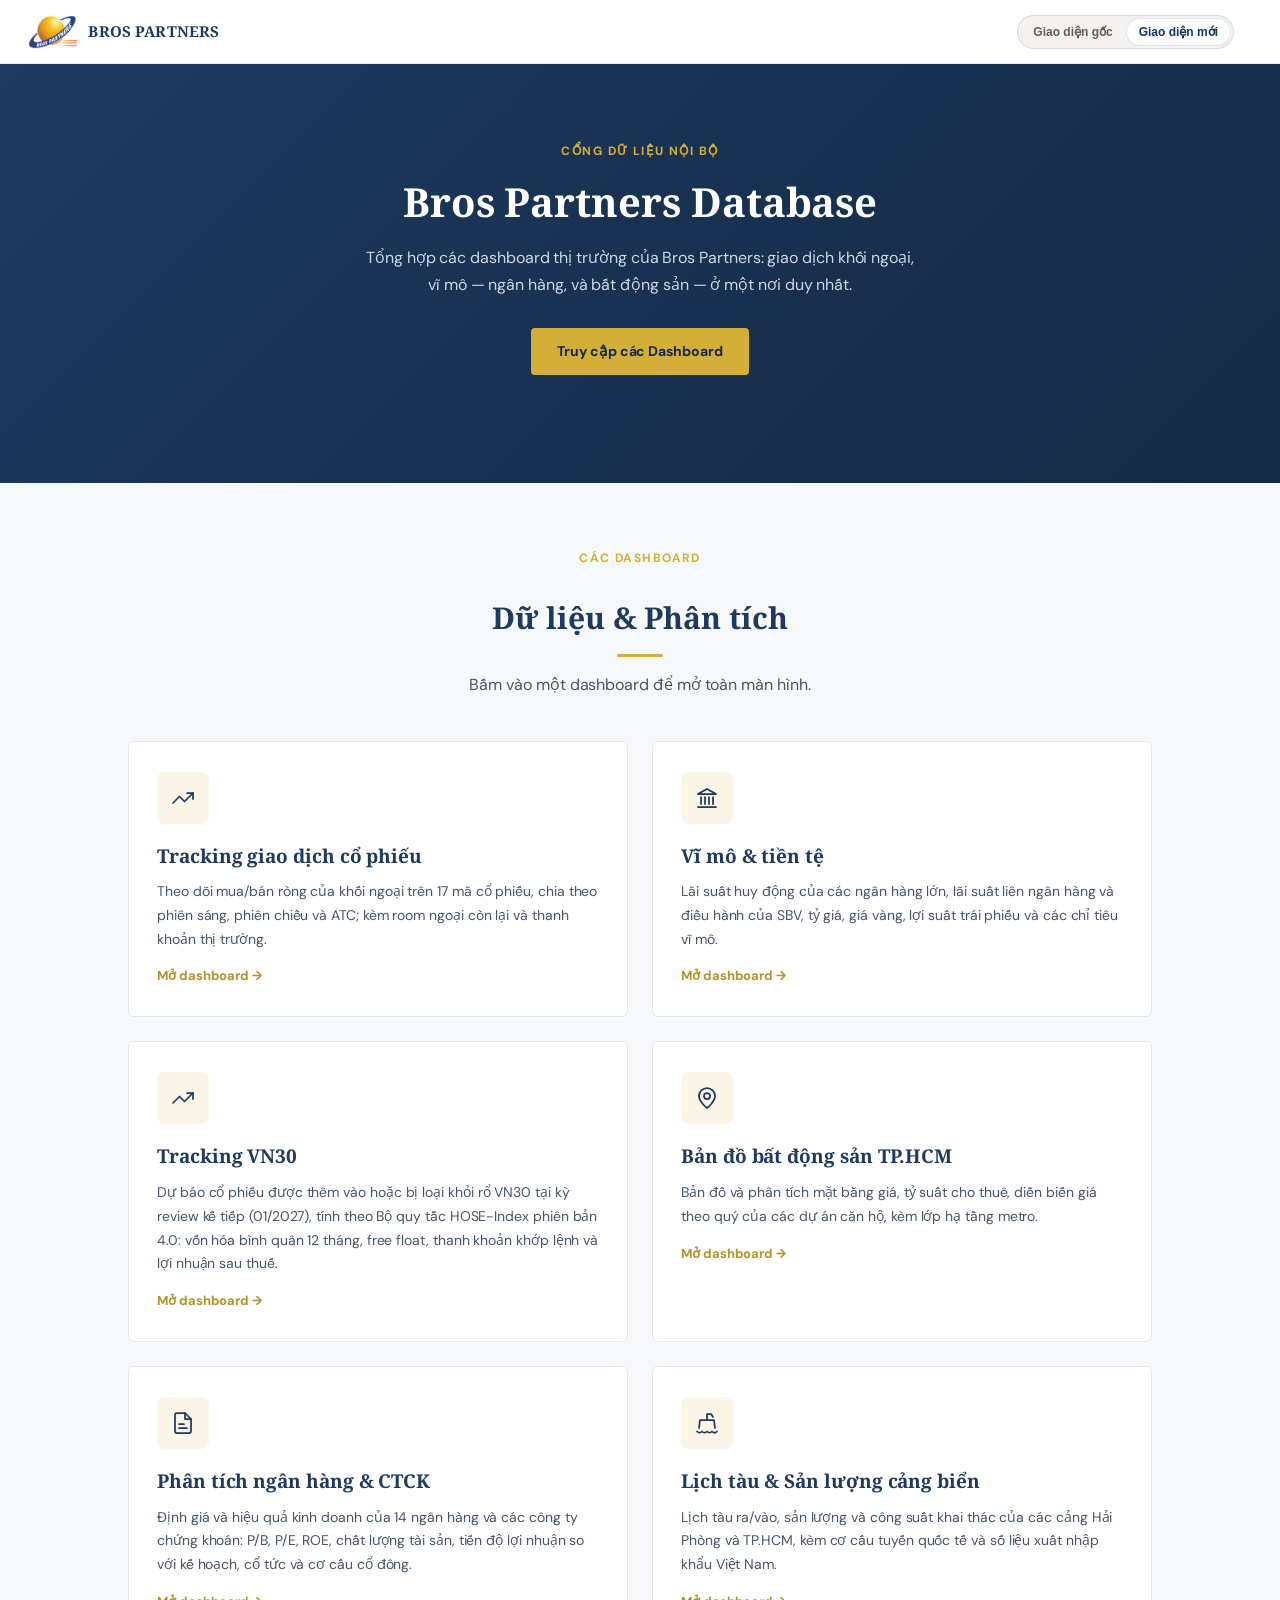
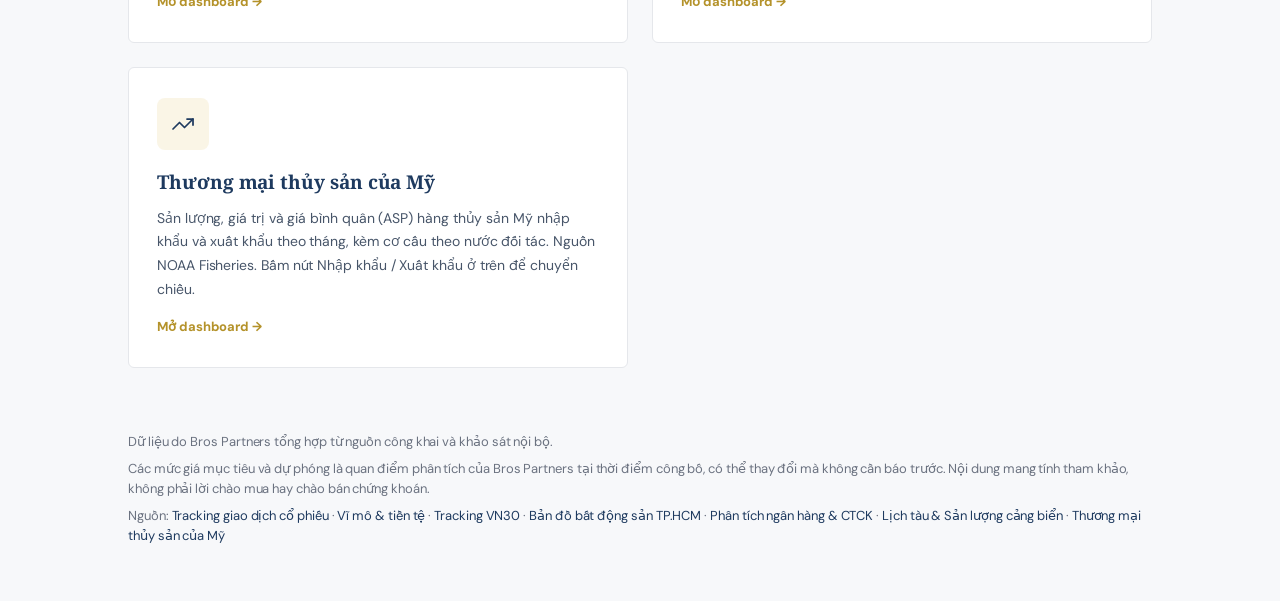
<file: index.html>
<!doctype html>
<html lang="vi">
<head>
<meta charset="utf-8">
<meta name="viewport" content="width=device-width, initial-scale=1">
<!-- Tam chan cong cu tim kiem cho toi khi noi dung cac the duoc duyet cong khai.
     Go dong nay o CA 5 trang khi da duoc duyet. robots.txt vo dung o day vi
     GitHub Pages phuc vu site trong thu muc con /bp-data-portal/. -->
<meta name="robots" content="noindex, nofollow">
<meta name="description" content="Cổng dữ liệu thị trường của Bros Partners: giao dịch khối ngoại, bất động sản TP.HCM, vĩ mô — ngân hàng, và phân tích ngành ngân hàng — chứng khoán.">
<title>Cổng dữ liệu — Bros Partners</title>
<link rel="icon" href="./assets/logo.png">
<link rel="preconnect" href="https://fonts.gstatic.com" crossorigin>
<link href="https://fonts.googleapis.com/css?family=Open+Sans:400,600,700&subset=latin,vietnamese&display=swap" rel="stylesheet">
<!-- Chỉ dùng cho giao diện trang chủ thứ 2 ("Giao diện mới" — bp-legal-*) -->
<link href="https://fonts.googleapis.com/css2?family=Noto+Serif:wght@600;700&family=DM+Sans:wght@400;500;700&display=swap" rel="stylesheet">
<link rel="stylesheet" href="./assets/portal.css">
</head>
<body data-page="home">
<div id="bpBootSplash" aria-hidden="true">
  <img src="./assets/logo.png" alt="">
  <div class="bpBootSpin"></div>
</div>
<div id="bpApp"></div>
<noscript>
  <p style="padding:24px">Trình duyệt đang tắt JavaScript nên cổng dữ liệu không hiển thị được.
    Vui lòng bật JavaScript rồi tải lại trang.</p>
</noscript>
<script src="./dashboards.js"></script>
<script src="./assets/portal.js"></script>
<script src="./assets/auth.js"></script>
</body>
</html>
</file>
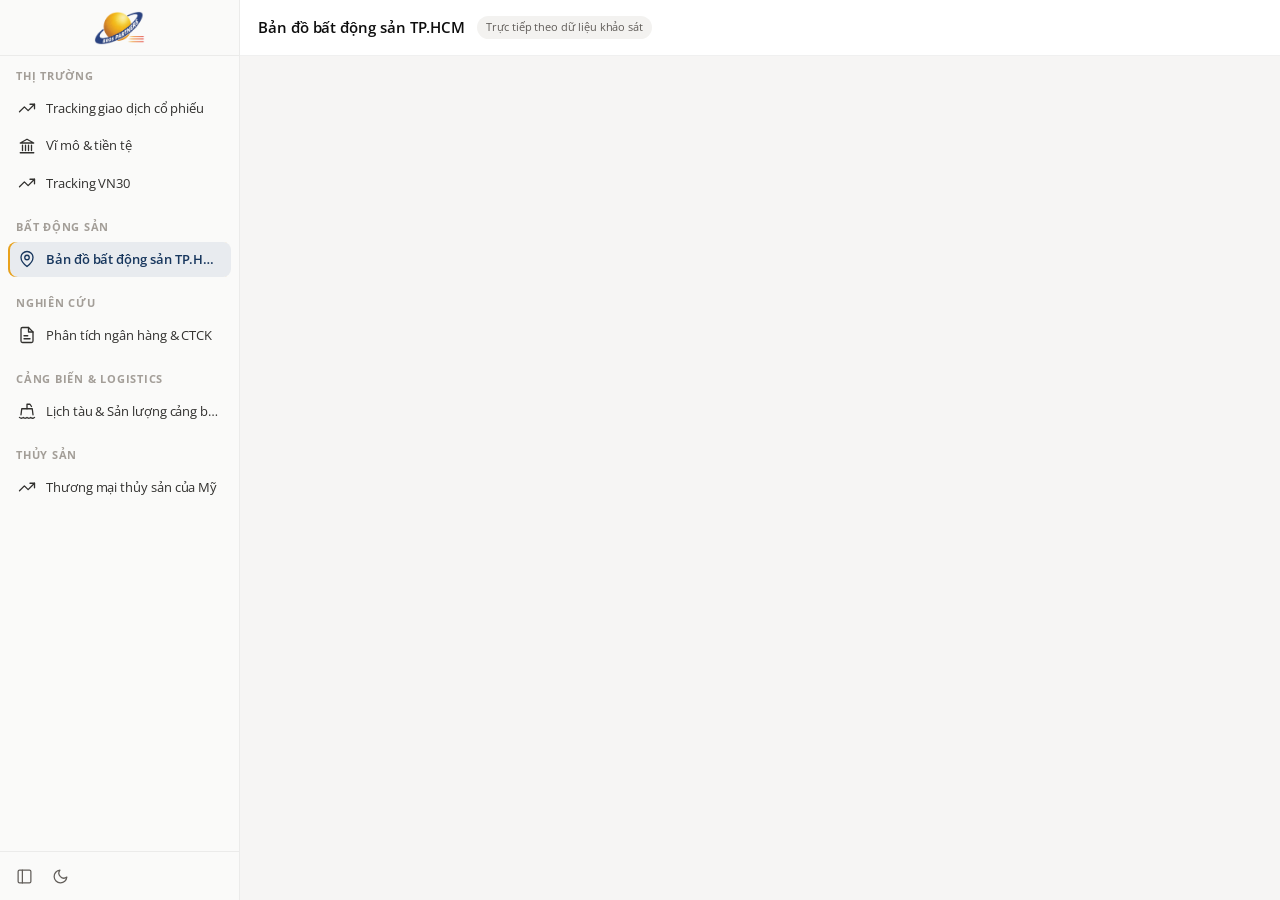
<file: bat-dong-san.html>
<!doctype html>
<html lang="vi">
<head>
<meta charset="utf-8">
<meta name="viewport" content="width=device-width, initial-scale=1">
<meta name="robots" content="noindex, nofollow">
<title>Bản đồ bất động sản TP.HCM — Bros Partners</title>
<link rel="icon" href="./assets/logo.png">
<link rel="preconnect" href="https://fonts.gstatic.com" crossorigin>
<link href="https://fonts.googleapis.com/css?family=Open+Sans:400,600,700&subset=latin,vietnamese&display=swap" rel="stylesheet">
<link rel="stylesheet" href="./assets/portal.css">
</head>
<body data-page="embed" data-dashboard="bat-dong-san">
<div id="bpBootSplash" aria-hidden="true">
  <img src="./assets/logo.png" alt="">
  <div class="bpBootSpin"></div>
</div>
<div id="bpApp"></div>
<noscript>
  <p style="padding:24px">Trình duyệt đang tắt JavaScript. Mở trực tiếp:
    <a href="https://bds-visualize.vercel.app/">bds-visualize.vercel.app</a></p>
</noscript>
<script src="./dashboards.js"></script>
<script src="./assets/portal.js"></script>
<script src="./assets/auth.js"></script>
</body>
</html>
</file>
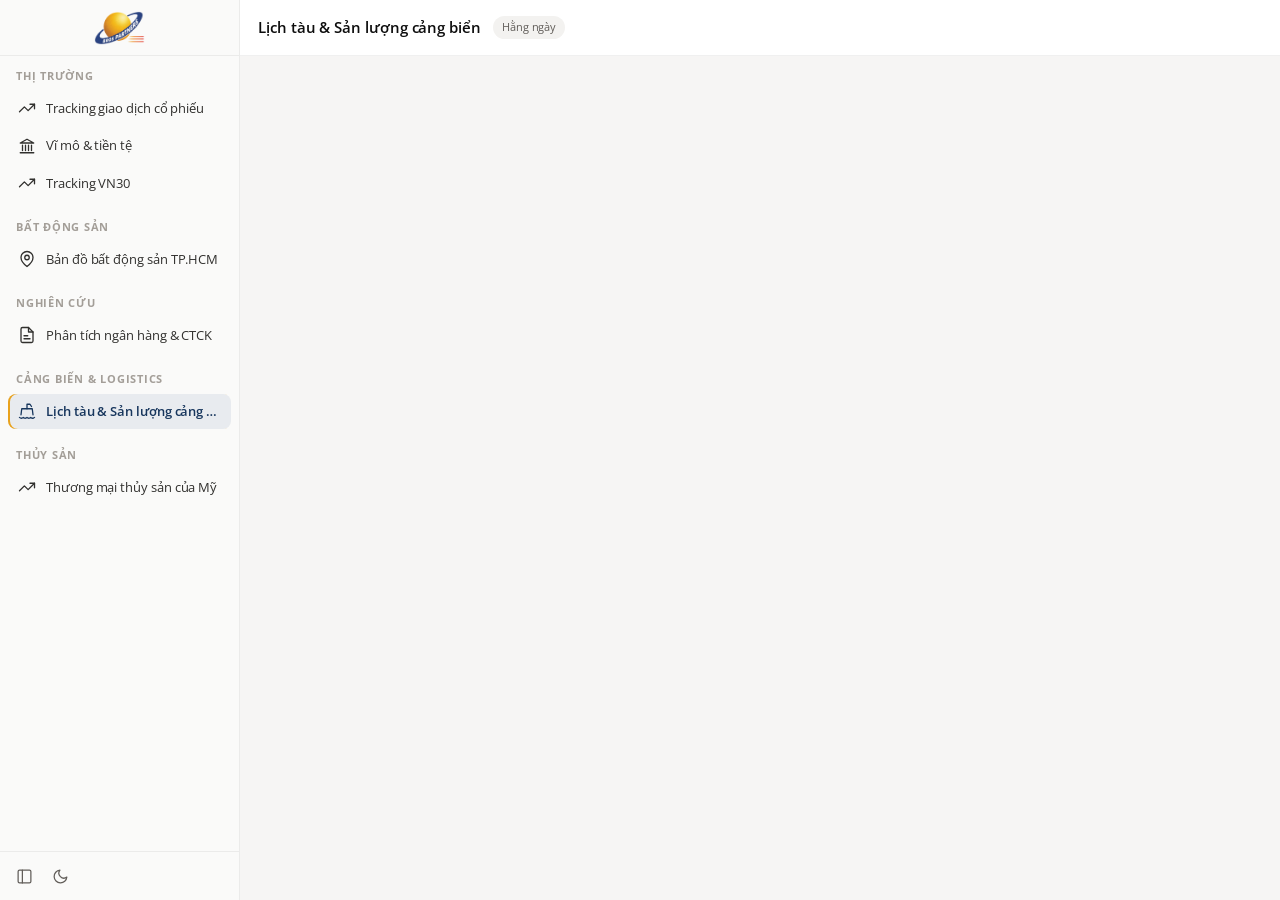
<file: cang-bien.html>
<!doctype html>
<html lang="vi">
<head>
<meta charset="utf-8">
<meta name="viewport" content="width=device-width, initial-scale=1">
<meta name="robots" content="noindex, nofollow">
<title>Cảng biển & Logistics — Bros Partners</title>
<link rel="icon" href="./assets/logo.png">
<link rel="preconnect" href="https://fonts.gstatic.com" crossorigin>
<link href="https://fonts.googleapis.com/css?family=Open+Sans:400,600,700&subset=latin,vietnamese&display=swap" rel="stylesheet">
<link rel="stylesheet" href="./assets/portal.css">
</head>
<body data-page="embed" data-dashboard="cang-bien">
<div id="bpBootSplash" aria-hidden="true">
  <img src="./assets/logo.png" alt="">
  <div class="bpBootSpin"></div>
</div>
<div id="bpApp"></div>
<noscript>
  <p style="padding:24px">Trình duyệt đang tắt JavaScript. Mở trực tiếp:
    <a href="https://brospartners.github.io/hp-ship-schedule/">brospartners.github.io/hp-ship-schedule</a></p>
</noscript>
<script src="./dashboards.js"></script>
<script src="./assets/portal.js"></script>
<script src="./assets/auth.js"></script>
</body>
</html>
</file>
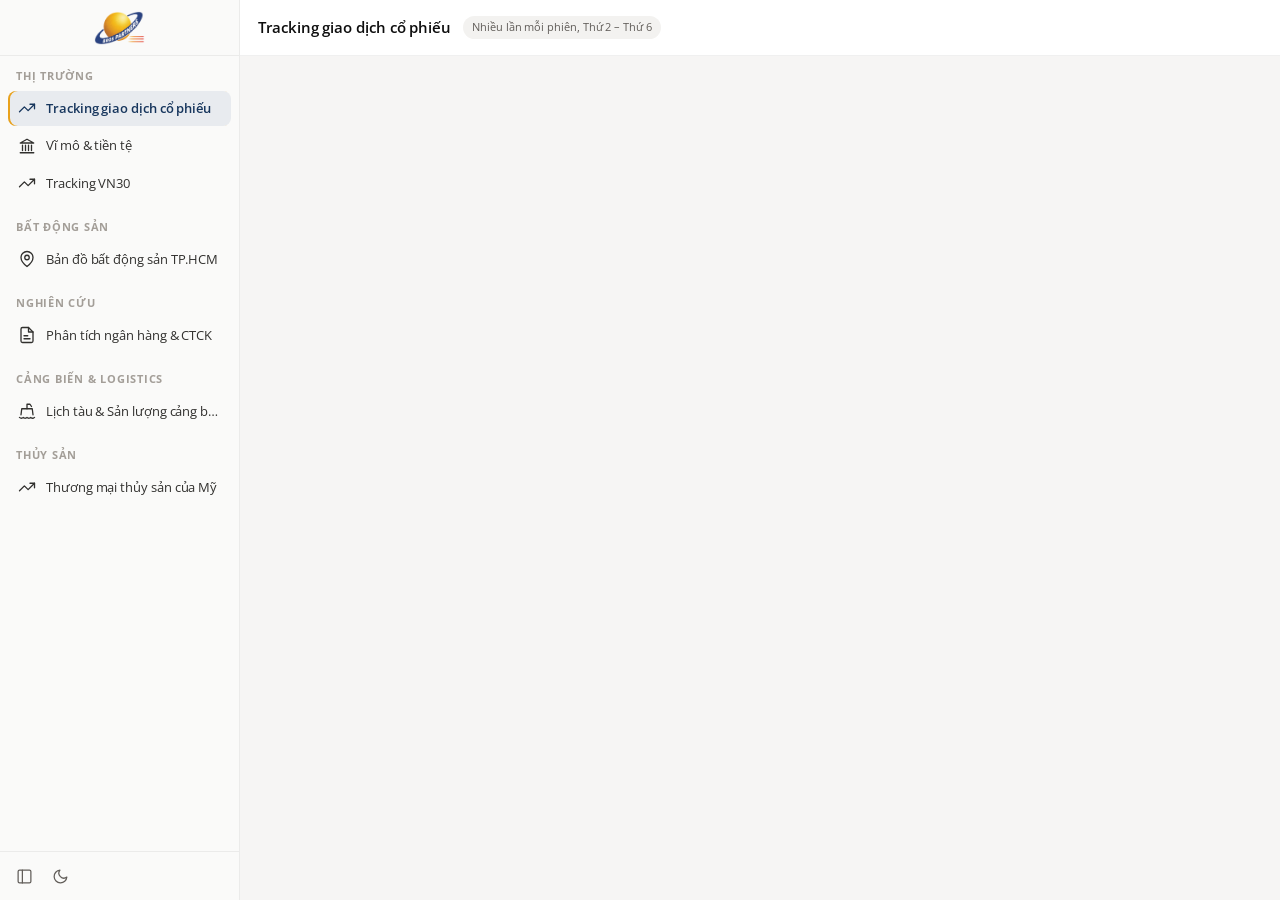
<file: chung-khoan.html>
<!doctype html>
<html lang="vi">
<head>
<meta charset="utf-8">
<meta name="viewport" content="width=device-width, initial-scale=1">
<meta name="robots" content="noindex, nofollow">
<title>Tracking giao dịch cổ phiếu — Bros Partners</title>
<link rel="icon" href="./assets/logo.png">
<link rel="preconnect" href="https://fonts.gstatic.com" crossorigin>
<link href="https://fonts.googleapis.com/css?family=Open+Sans:400,600,700&subset=latin,vietnamese&display=swap" rel="stylesheet">
<link rel="stylesheet" href="./assets/portal.css">
</head>
<body data-page="embed" data-dashboard="chung-khoan">
<div id="bpBootSplash" aria-hidden="true">
  <img src="./assets/logo.png" alt="">
  <div class="bpBootSpin"></div>
</div>
<div id="bpApp"></div>
<noscript>
  <p style="padding:24px">Trình duyệt đang tắt JavaScript. Mở trực tiếp:
    <a href="https://bp-tradingmonitor.streamlit.app">bp-tradingmonitor.streamlit.app</a></p>
</noscript>
<script src="./dashboards.js"></script>
<script src="./assets/portal.js"></script>
<script src="./assets/auth.js"></script>
</body>
</html>
</file>
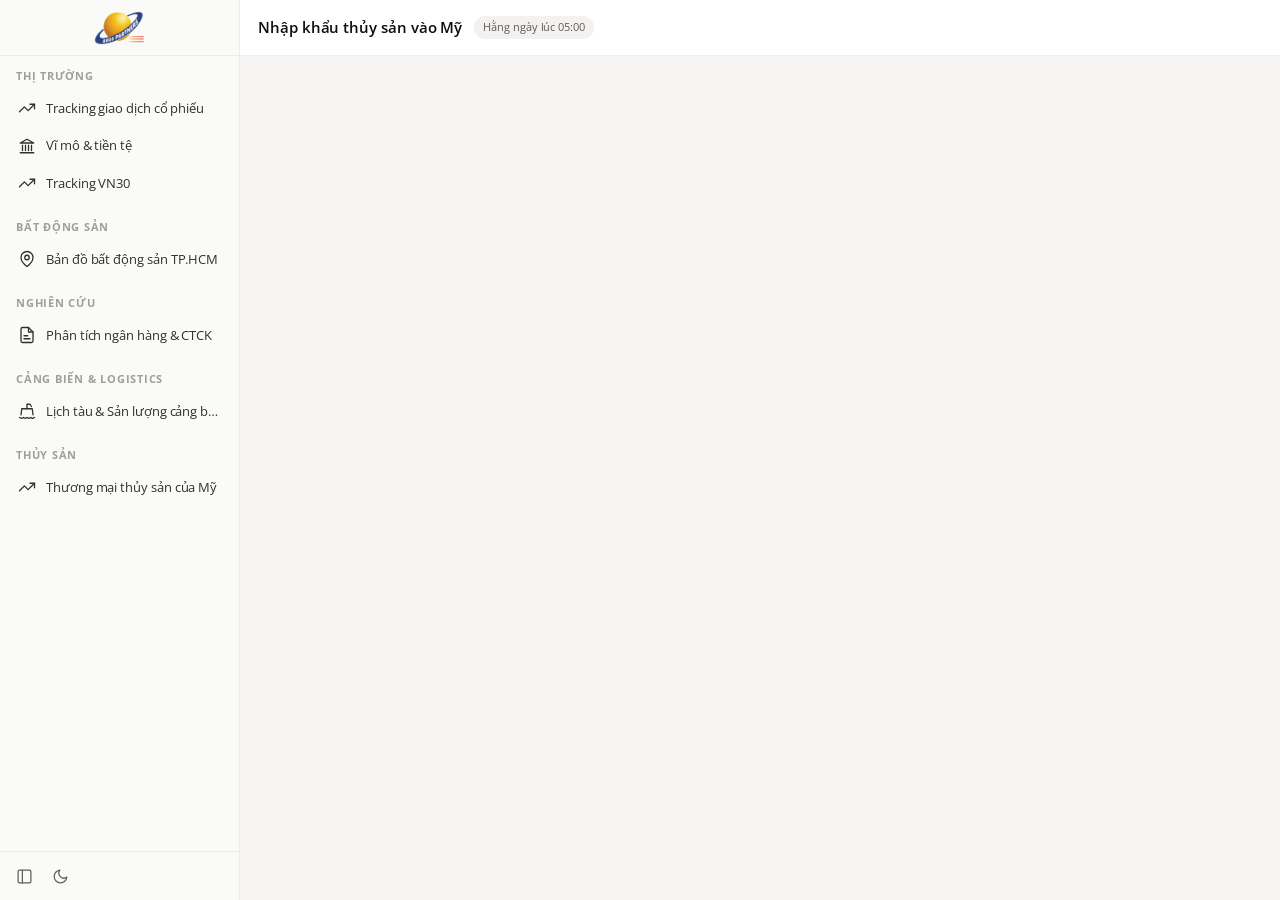
<file: nhap-khau-my.html>
<!doctype html>
<html lang="vi">
<head>
<meta charset="utf-8">
<meta name="viewport" content="width=device-width, initial-scale=1">
<meta name="robots" content="noindex, nofollow">
<title>Nhập khẩu thủy sản vào Mỹ — Bros Partners</title>
<link rel="icon" href="./assets/logo.png">
<link rel="preconnect" href="https://fonts.gstatic.com" crossorigin>
<link href="https://fonts.googleapis.com/css?family=Open+Sans:400,600,700&subset=latin,vietnamese&display=swap" rel="stylesheet">
<link rel="stylesheet" href="./assets/portal.css">
</head>
<body data-page="embed" data-dashboard="nhap-khau-my">
<div id="bpBootSplash" aria-hidden="true">
  <img src="./assets/logo.png" alt="">
  <div class="bpBootSpin"></div>
</div>
<div id="bpApp"></div>
<noscript>
  <p style="padding:24px">Trình duyệt đang tắt JavaScript. Mở trực tiếp:
    <a href="https://brospartners.github.io/us-seafood-imports/">brospartners.github.io/us-seafood-imports</a></p>
</noscript>
<script src="./dashboards.js"></script>
<script src="./assets/portal.js"></script>
<script src="./assets/auth.js"></script>
</body>
</html>
</file>
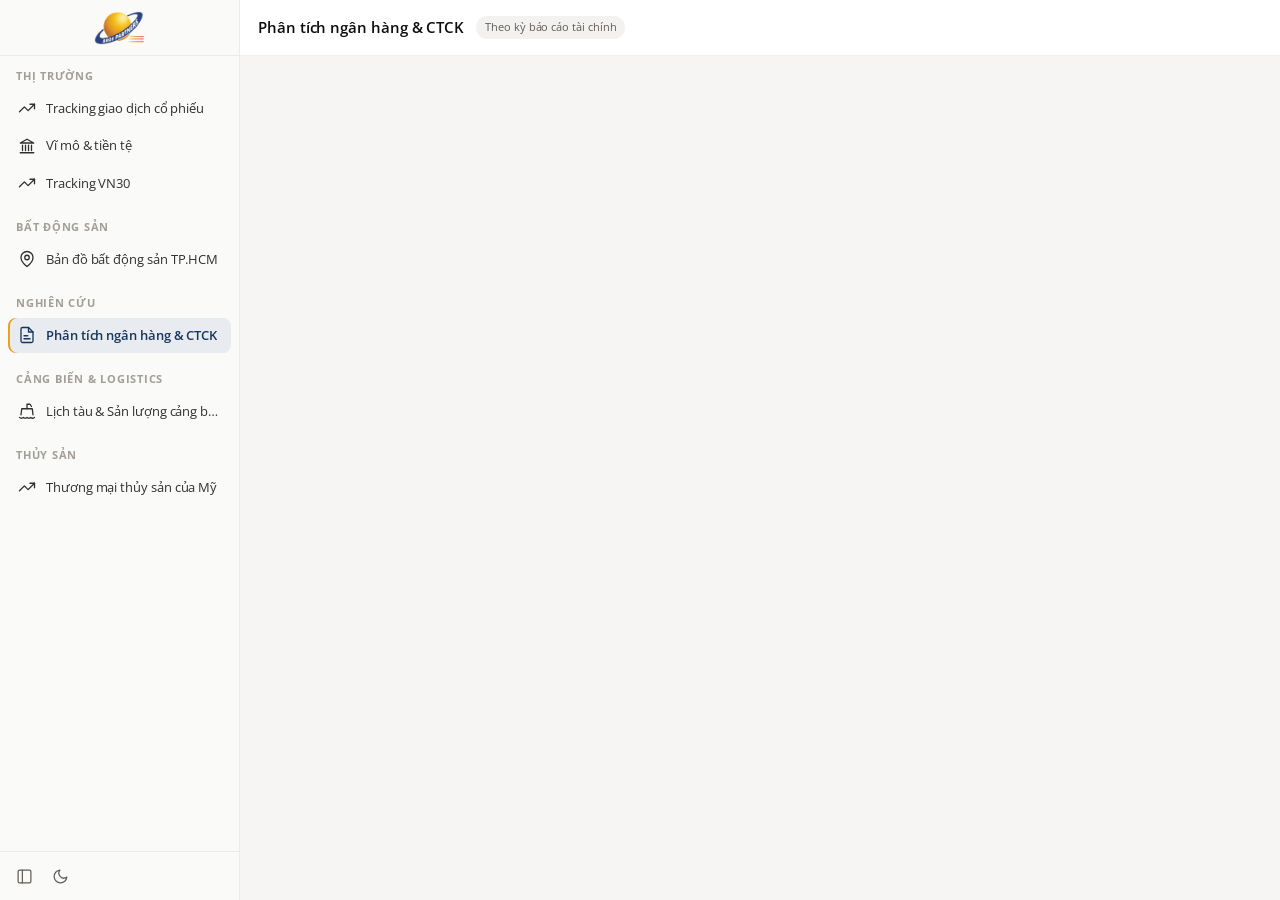
<file: phan-tich-nganh.html>
<!doctype html>
<html lang="vi">
<head>
<meta charset="utf-8">
<meta name="viewport" content="width=device-width, initial-scale=1">
<meta name="robots" content="noindex, nofollow">
<title>Phân tích ngân hàng &amp; CTCK — Bros Partners</title>
<link rel="icon" href="./assets/logo.png">
<link rel="preconnect" href="https://fonts.gstatic.com" crossorigin>
<link href="https://fonts.googleapis.com/css?family=Open+Sans:400,600,700&subset=latin,vietnamese&display=swap" rel="stylesheet">
<link rel="stylesheet" href="./assets/portal.css">
</head>
<body data-page="embed" data-dashboard="phan-tich-nganh">
<div id="bpBootSplash" aria-hidden="true">
  <img src="./assets/logo.png" alt="">
  <div class="bpBootSpin"></div>
</div>
<div id="bpApp"></div>
<noscript>
  <p style="padding:24px">Trình duyệt đang tắt JavaScript. Mở trực tiếp:
    <a href="https://bp-banking-dashboard-delta.vercel.app/">bp-banking-dashboard-delta.vercel.app</a></p>
</noscript>
<script src="./dashboards.js"></script>
<script src="./assets/portal.js"></script>
<script src="./assets/auth.js"></script>
</body>
</html>
</file>
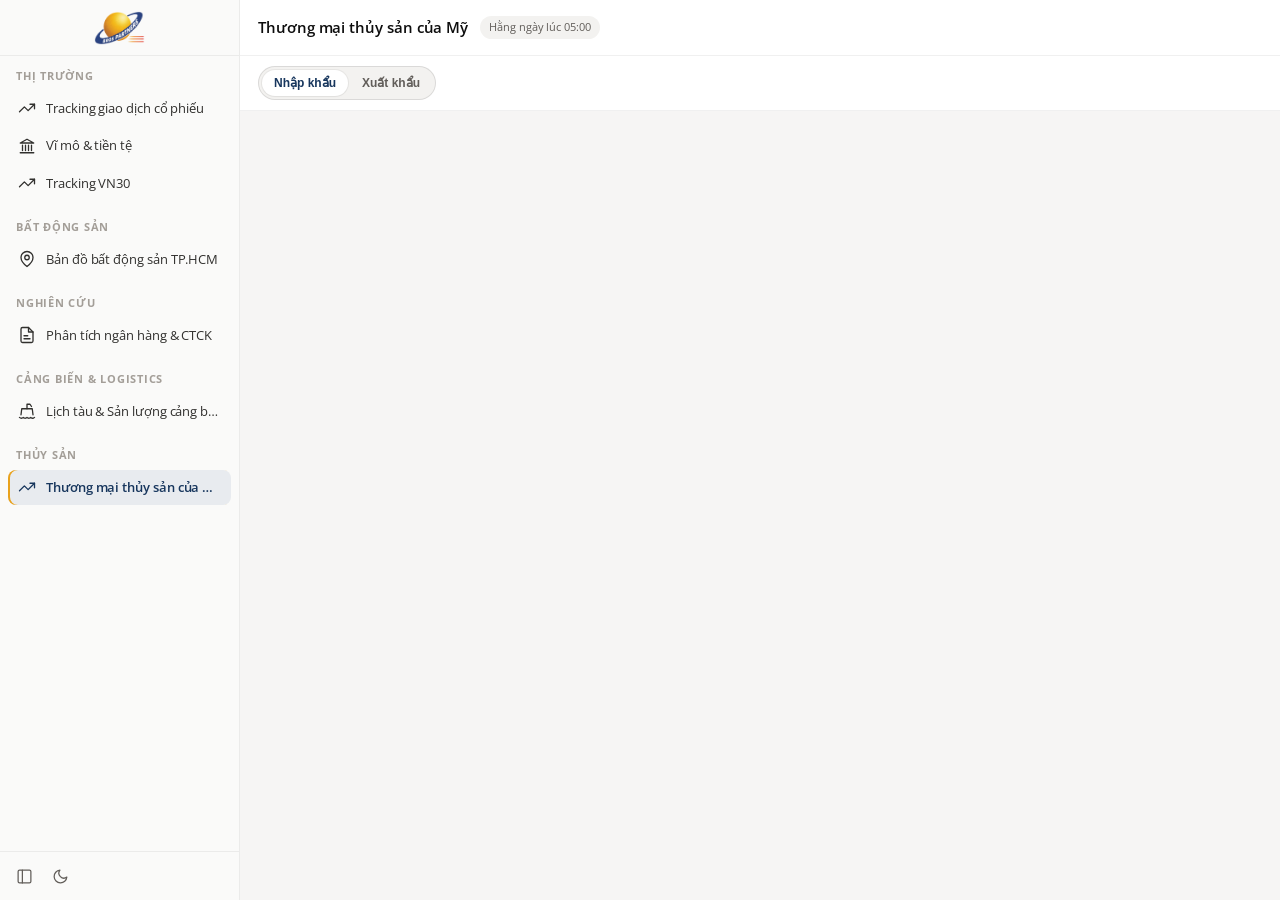
<file: thuy-san-my.html>
<!doctype html>
<html lang="vi">
<head>
<meta charset="utf-8">
<meta name="viewport" content="width=device-width, initial-scale=1">
<meta name="robots" content="noindex, nofollow">
<title>Thương mại thủy sản của Mỹ — Bros Partners</title>
<link rel="icon" href="./assets/logo.png">
<link rel="preconnect" href="https://fonts.gstatic.com" crossorigin>
<link href="https://fonts.googleapis.com/css?family=Open+Sans:400,600,700&subset=latin,vietnamese&display=swap" rel="stylesheet">
<link rel="stylesheet" href="./assets/portal.css">
</head>
<body data-page="embed" data-dashboard="thuy-san-my">
<div id="bpBootSplash" aria-hidden="true">
  <img src="./assets/logo.png" alt="">
  <div class="bpBootSpin"></div>
</div>
<div id="bpApp"></div>
<noscript>
  <p style="padding:24px">Trình duyệt đang tắt JavaScript. Mở trực tiếp:
    <a href="https://brospartners.github.io/us-seafood-imports/">brospartners.github.io/us-seafood-imports</a> (nhập khẩu) hoặc
    <a href="https://brospartners.github.io/us-seafood-exports/">brospartners.github.io/us-seafood-exports</a> (xuất khẩu)</p>
</noscript>
<script src="./dashboards.js"></script>
<script src="./assets/portal.js"></script>
<script src="./assets/auth.js"></script>
</body>
</html>
</file>
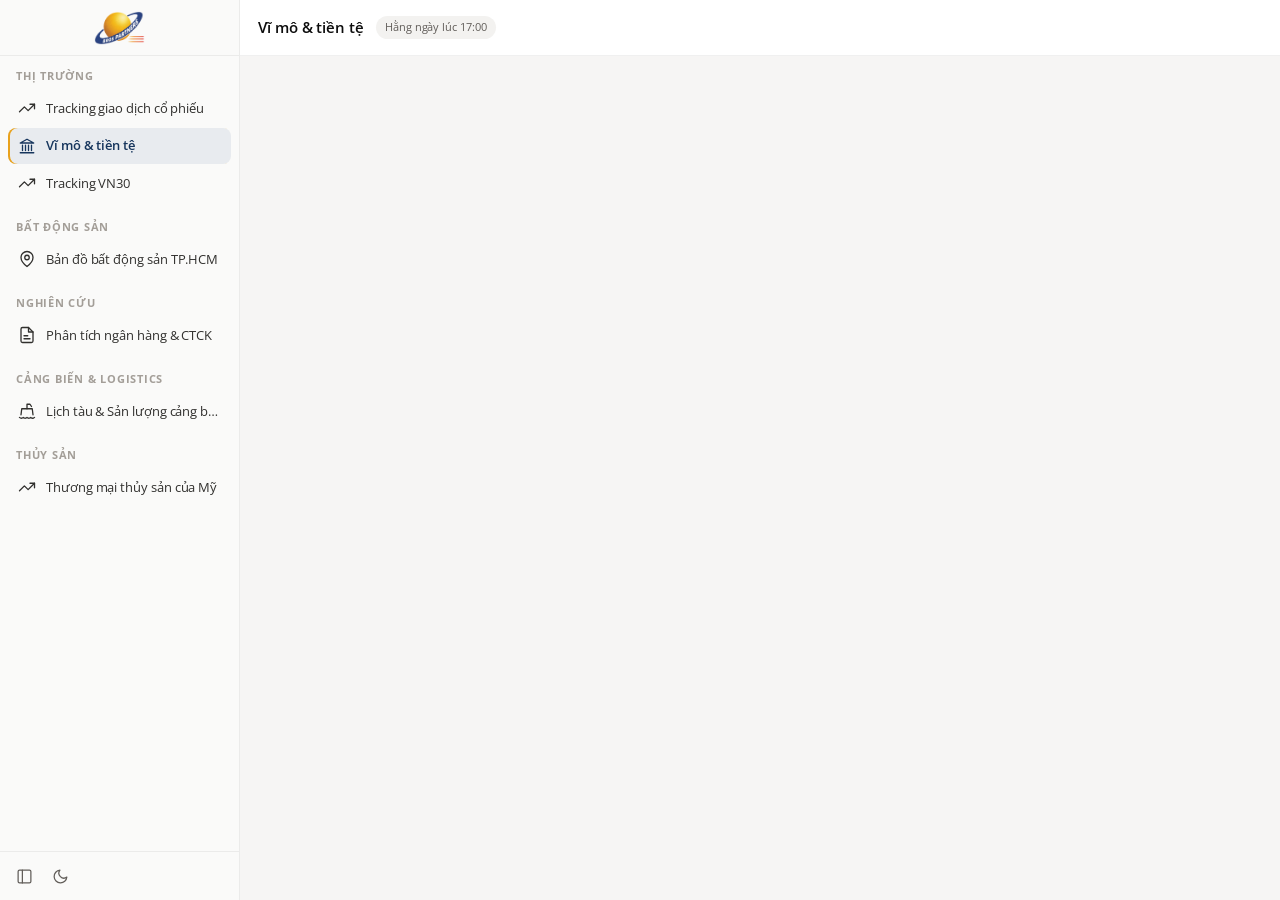
<file: vi-mo.html>
<!doctype html>
<html lang="vi">
<head>
<meta charset="utf-8">
<meta name="viewport" content="width=device-width, initial-scale=1">
<meta name="robots" content="noindex, nofollow">
<title>Vĩ mô &amp; tiền tệ — Bros Partners</title>
<link rel="icon" href="./assets/logo.png">
<link rel="preconnect" href="https://fonts.gstatic.com" crossorigin>
<link href="https://fonts.googleapis.com/css?family=Open+Sans:400,600,700&subset=latin,vietnamese&display=swap" rel="stylesheet">
<link rel="stylesheet" href="./assets/portal.css">
</head>
<body data-page="embed" data-dashboard="vi-mo">
<div id="bpBootSplash" aria-hidden="true">
  <img src="./assets/logo.png" alt="">
  <div class="bpBootSpin"></div>
</div>
<div id="bpApp"></div>
<noscript>
  <p style="padding:24px">Trình duyệt đang tắt JavaScript. Mở trực tiếp:
    <a href="https://brospartners.github.io/liquidity-crawler/">brospartners.github.io/liquidity-crawler</a></p>
</noscript>
<script src="./dashboards.js"></script>
<script src="./assets/portal.js"></script>
<script src="./assets/auth.js"></script>
</body>
</html>
</file>
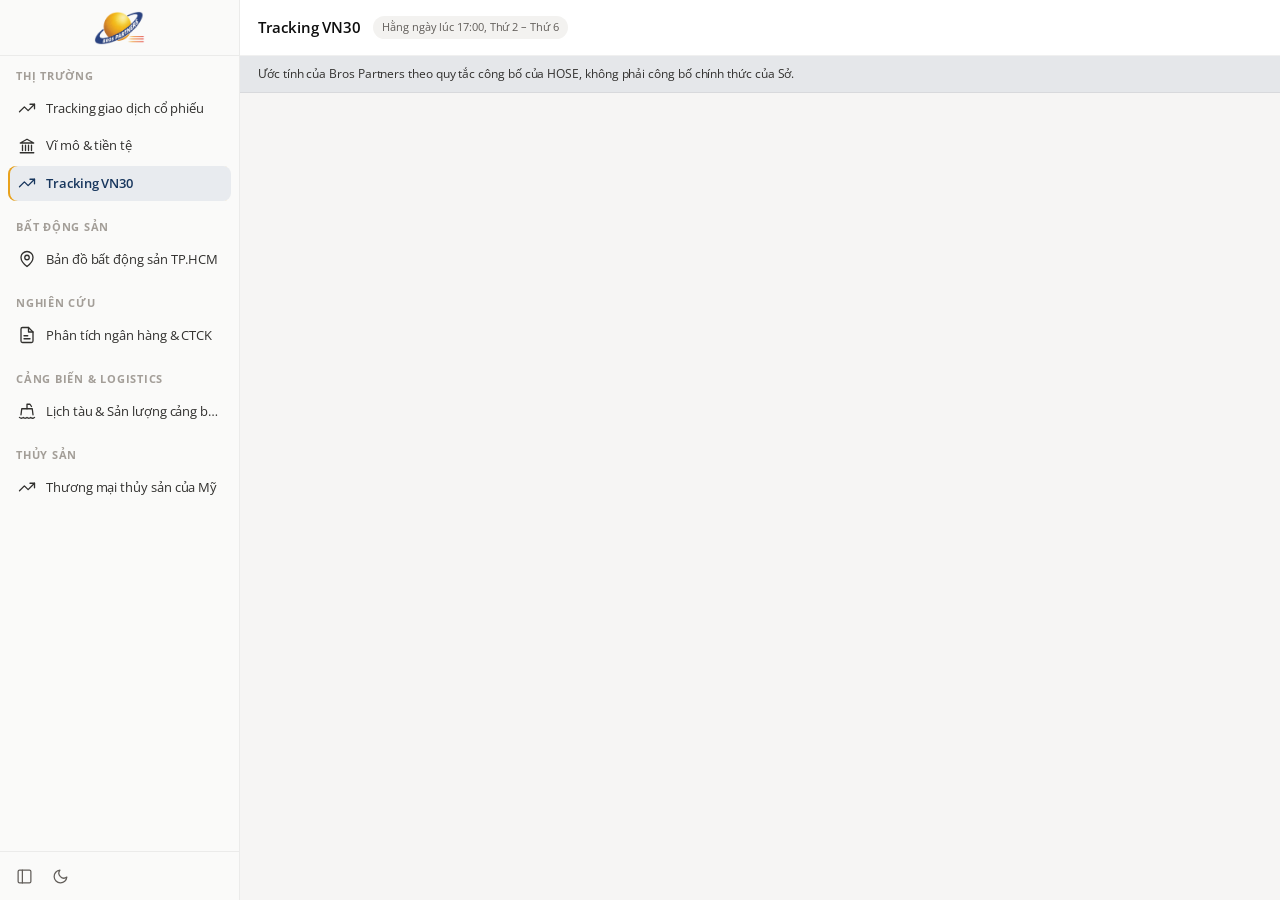
<file: vn30.html>
<!doctype html>
<html lang="vi">
<head>
<meta charset="utf-8">
<meta name="viewport" content="width=device-width, initial-scale=1">
<meta name="robots" content="noindex, nofollow">
<title>Tracking VN30 — Bros Partners</title>
<link rel="icon" href="./assets/logo.png">
<link rel="preconnect" href="https://fonts.gstatic.com" crossorigin>
<link href="https://fonts.googleapis.com/css?family=Open+Sans:400,600,700&subset=latin,vietnamese&display=swap" rel="stylesheet">
<link rel="stylesheet" href="./assets/portal.css">
</head>
<body data-page="embed" data-dashboard="vn30">
<div id="bpBootSplash" aria-hidden="true">
  <img src="./assets/logo.png" alt="">
  <div class="bpBootSpin"></div>
</div>
<div id="bpApp"></div>
<noscript>
  <p style="padding:24px">Trình duyệt đang tắt JavaScript. Mở trực tiếp:
    <a href="https://brospartners.github.io/vn30-tracker/">brospartners.github.io/vn30-tracker</a></p>
</noscript>
<script src="./dashboards.js"></script>
<script src="./assets/portal.js"></script>
<script src="./assets/auth.js"></script>
</body>
</html>
</file>
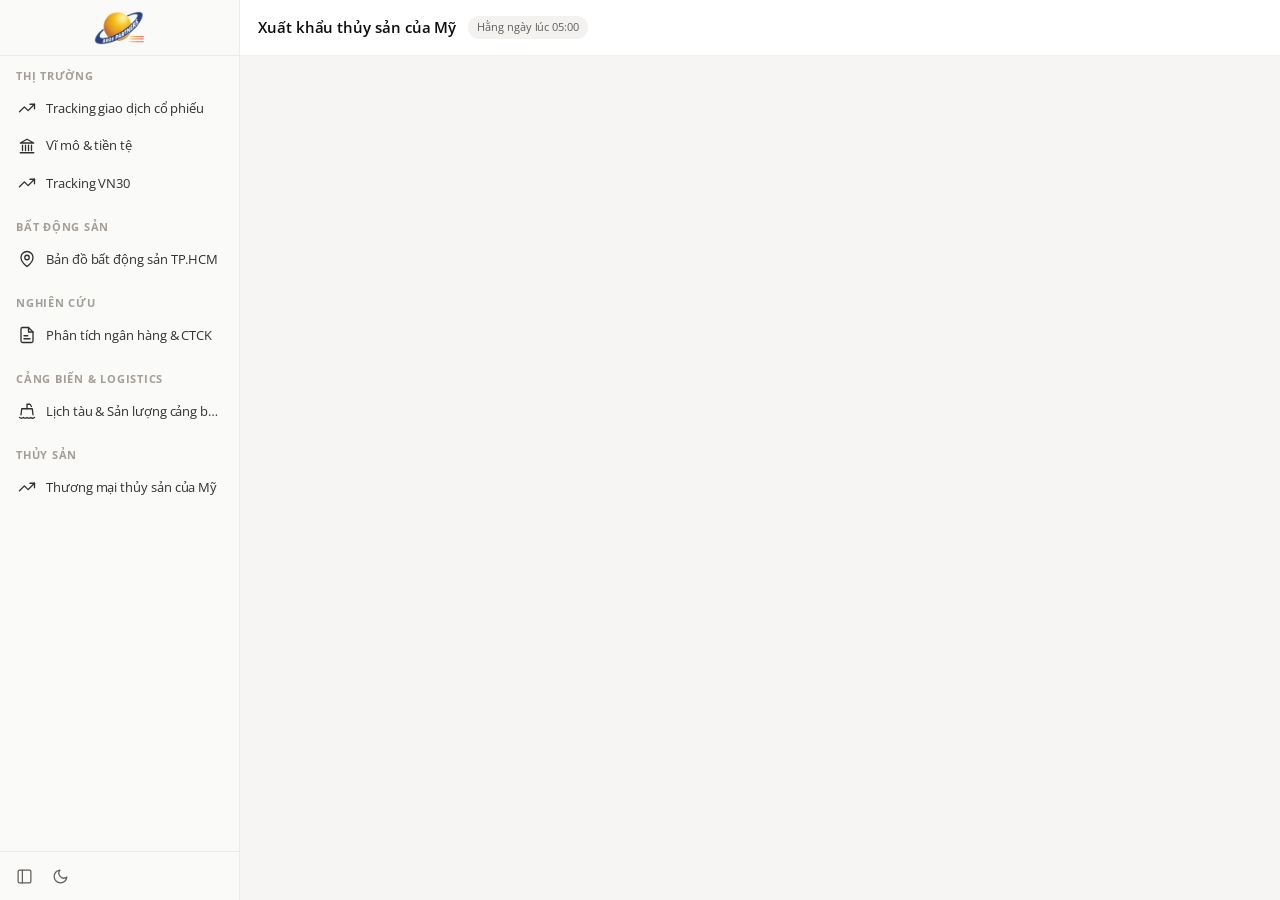
<file: xuat-khau-my.html>
<!doctype html>
<html lang="vi">
<head>
<meta charset="utf-8">
<meta name="viewport" content="width=device-width, initial-scale=1">
<meta name="robots" content="noindex, nofollow">
<title>Xuất khẩu thủy sản của Mỹ — Bros Partners</title>
<link rel="icon" href="./assets/logo.png">
<link rel="preconnect" href="https://fonts.gstatic.com" crossorigin>
<link href="https://fonts.googleapis.com/css?family=Open+Sans:400,600,700&subset=latin,vietnamese&display=swap" rel="stylesheet">
<link rel="stylesheet" href="./assets/portal.css">
</head>
<body data-page="embed" data-dashboard="xuat-khau-my">
<div id="bpBootSplash" aria-hidden="true">
  <img src="./assets/logo.png" alt="">
  <div class="bpBootSpin"></div>
</div>
<div id="bpApp"></div>
<noscript>
  <p style="padding:24px">Trình duyệt đang tắt JavaScript. Mở trực tiếp:
    <a href="https://brospartners.github.io/us-seafood-exports/">brospartners.github.io/us-seafood-exports</a></p>
</noscript>
<script src="./dashboards.js"></script>
<script src="./assets/portal.js"></script>
<script src="./assets/auth.js"></script>
</body>
</html>
</file>
<file: assets/portal.css>
/* ============================================================
   BP Data Portal — hệ thiết kế
   Token chia 3 tầng: bảng màu thô → ngữ nghĩa giao diện → ngữ nghĩa nghiệp vụ.
   Tầng 3 là chỗ đáng giá: đặt tên theo Ý NGHĨA THỊ TRƯỜNG (tăng/giảm, trần/sàn),
   không theo màu — đổi màu sau này chỉ sửa một chỗ, mọi biểu đồ theo cùng.
   ============================================================ */

:root {
  /* ---------- Tầng 1: bảng màu thô ---------- */
  /* Lấy từ logo Bros Partners: vành đai navy, hành tinh vàng hổ phách,
     ba vệt cam-đỏ. Navy làm màu chính, vàng làm màu nhấn. */
  --navy-400: #2C5A96;
  --navy-500: #1C3F6E;   /* vành đai logo */
  --navy-600: #17365D;   /* chữ trắng đè lên đạt ~10.5:1 */
  --navy-700: #102741;
  --navy-300: #6BA3E0;   /* bản sáng, dùng cho nền tối */
  --navy-200: #8FBCEA;

  --gold-300: #F7CE6B;
  --gold-400: #F2B738;
  --gold-500: #E9A21C;   /* hành tinh */
  --gold-600: #B4790C;   /* đủ tối để làm chữ trên nền sáng */

  --ember-500: #F26A21;  /* vệt cam */
  --ember-600: #E0342A;

  /* Xám ẤM (ngả nâu) thay vì xám lạnh — nhìn bớt khô cứng trên màn hình lớn */
  --warm-0:  #ffffff;
  --warm-25: #fafaf9;
  --warm-50: #f6f5f4;
  --warm-100:#f3f2f0;
  --warm-150:#efeeec;
  --warm-900:#191919;

  /* ---------- Tầng 2: ngữ nghĩa giao diện ---------- */
  --bg-base:      var(--warm-50);
  --bg-sidebar:   var(--warm-25);
  --bg-surface:   var(--warm-0);
  --bg-subtle:    var(--warm-100);
  --bg-hover:     #0000000a;
  --bg-inverse:   var(--warm-900);

  --text-primary:    #0d0d0d;
  --text-secondary:  #31302e;
  --text-tertiary:   #615d59;
  --text-quaternary: #a39e98;
  --text-inverse:    #ffffff;

  /* Viền theo alpha → tự hoạt động trên mọi nền, kể cả khi đổi sang nền tối */
  --border-hairline: #0000000f;   /*  6% — chia ô trong bảng */
  --border-subtle:   #0000001a;   /* 10% — mặc định */
  --border-strong:   #00000029;   /* 16% — nhấn mạnh */

  --accent:        var(--navy-500);
  --accent-text:   var(--navy-600);  /* accent dùng làm CHỮ trên nền sáng */
  /* Cặp nền/chữ cho nút: phải đi cùng nhau, vì ở nền tối accent sáng lên thì
     chữ trắng sẽ tụt tương phản. Nền tối phải lật sang chữ đen. */
  --accent-btn-bg: var(--navy-600);
  --accent-btn-fg: #ffffff;
  --accent-hover:  var(--navy-700);
  --accent-soft:   #1C3F6E14;        /*  8% — nền badge */
  --accent-fill:   #1C3F6E26;        /* 15% — vùng tô dưới đường biểu đồ */
  --accent-ring:   #1C3F6E38;        /* vòng focus */

  /* Vàng thương hiệu — dùng để nhấn, KHÔNG dùng làm nền cho chữ trắng
     (vàng quá sáng, chữ trắng chỉ đạt ~2:1). Làm chữ thì dùng --brand-gold-text. */
  --brand-gold:      var(--gold-500);
  --brand-gold-text: var(--gold-600);
  --brand-gold-soft: #E9A21C1f;
  --brand-ember:     var(--ember-500);

  /* ---------- Tầng 3: ngữ nghĩa NGHIỆP VỤ tài chính ---------- */
  /* Không phải xanh–đỏ chói: lục thẫm và đỏ gạch, đọc lâu đỡ mỏi mắt */
  --trend-up:        #047857;
  --trend-up-soft:   #0478571a;
  --trend-up-fill:   #04785726;
  --trend-down:      #b42318;
  --trend-down-soft: #b4231814;
  --trend-down-fill: #b4231826;
  --trend-flat:      #76767a;

  /* Quy ước bảng giá chứng khoán Việt Nam */
  --price-ceiling:   #7c3aed;  /* trần — tím */
  --price-floor:     #10b981;  /* sàn */
  --price-ref:       #fbbf24;  /* tham chiếu — vàng */

  /* Màu series biểu đồ — TÁCH RIÊNG khỏi màu giao diện, để chart không
     bị lẫn màu với nút bấm/trạng thái */
  --data-1: #1C3F6E; --data-2: #E9A21C; --data-3: #2C5A96; --data-4: #F26A21;
  --data-5: #059669; --data-6: #6366f1; --data-7: #db2777;

  /* ---------- Bố cục ---------- */
  --sidebar-w:           240px;
  --sidebar-w-collapsed: 64px;
  --topbar-h:            56px;
  --content-pad:         32px;
  --card-pad:            22px;
  --section-gap:         24px;

  /* ---------- Chữ ---------- */
  --font-sans: "Open Sans", -apple-system, BlinkMacSystemFont, "Segoe UI", Helvetica, Arial, sans-serif;
  --text-caption:    11px;
  --text-body-sm:    12px;
  --text-body:       13px;
  --text-body-lg:    14px;
  --text-heading-sm: 15px;
  --text-heading-md: 18px;
  --text-heading-lg: 24px;
  --text-display:    32px;

  /* ---------- Bo góc ---------- */
  --r-sm: 4px; --r-md: 8px; --r-lg: 12px; --r-xl: 18px; --r-pill: 999px;

  /* ---------- Bóng đổ: nhiều lớp, alpha rất thấp ---------- */
  --shadow-flat: 0 0 0 1px var(--border-hairline);
  --shadow-sm: 0 1px 2px #00000008, 0 0 0 1px #0000000d;
  --shadow-md: 0 4px 18px #0000000a, 0 2px 7.85px #00000007, 0 .8px 2.93px #00000005;
  --shadow-lg: 0 8px 28px #0000000f, 0 4px 12px #00000009, 0 1px 4px #00000005;

  /* ---------- Chuyển động ---------- */
  --dur-fast: .12s; --dur-base: .2s; --dur-slow: .32s;
  --ease-standard:   cubic-bezier(.2,.8,.2,1);
  --ease-emphasized: cubic-bezier(.16,1,.3,1);

  color-scheme: light;
}

/* ---------- Nền tối: chỉnh lại tương phản, không đảo màu máy móc ---------- */
:root[data-theme="dark"] {
  --bg-base:    #191919;
  --bg-sidebar: #141414;
  --bg-surface: #252525;
  --bg-subtle:  #2f2f2f;
  --bg-hover:   #ffffff0f;
  --bg-inverse: #ededed;

  --text-primary:    #ededed;
  --text-secondary:  #b4b4b4;
  --text-tertiary:   #7d7d7d;
  --text-quaternary: #5a5a5a;
  --text-inverse:    #0d0d0d;

  --border-hairline: #ffffff12;
  --border-subtle:   #ffffff1f;
  --border-strong:   #ffffff33;

  /* Accent phải SÁNG hơn trên nền tối mới đủ tương phản */
  /* Navy gốc quá tối trên nền đen → dùng bản sáng của chính nó */
  --accent:        var(--navy-300);
  --accent-text:   var(--navy-300);
  --accent-btn-bg: var(--navy-300);
  --accent-btn-fg: #0d0d0d;   /* chữ ĐEN trên accent sáng */
  --accent-hover:  var(--navy-200);
  --accent-soft:   #6BA3E01f;
  --accent-fill:   #6BA3E033;
  --accent-ring:   #6BA3E04d;

  --brand-gold:      var(--gold-400);
  --brand-gold-text: var(--gold-300);
  --brand-gold-soft: #F2B73824;

  --trend-up:        #22c55e;
  --trend-up-soft:   #22c55e1a;
  --trend-down:      #f87171;
  --trend-down-soft: #f871711a;
  --trend-flat:      #8a8a8a;

  --shadow-sm: 0 1px 2px #00000040, 0 0 0 1px #ffffff0d;
  --shadow-md: 0 4px 18px #00000047, 0 2px 8px #0000002e;
  --shadow-lg: 0 8px 28px #00000059, 0 4px 12px #00000038;

  color-scheme: dark;
}

@media (prefers-color-scheme: dark) {
  :root:not([data-theme="light"]) {
    --bg-base:#191919; --bg-sidebar:#141414; --bg-surface:#252525; --bg-subtle:#2f2f2f;
    --bg-hover:#ffffff0f; --bg-inverse:#ededed;
    --text-primary:#ededed; --text-secondary:#b4b4b4; --text-tertiary:#7d7d7d;
    --text-quaternary:#5a5a5a; --text-inverse:#0d0d0d;
    --border-hairline:#ffffff12; --border-subtle:#ffffff1f; --border-strong:#ffffff33;
    --accent:#6BA3E0; --accent-text:#6BA3E0; --accent-hover:#8FBCEA;
    --accent-btn-bg:#6BA3E0; --accent-btn-fg:#0d0d0d;
    --accent-soft:#6BA3E01f; --accent-fill:#6BA3E033; --accent-ring:#6BA3E04d;
    --brand-gold:#F2B738; --brand-gold-text:#F7CE6B; --brand-gold-soft:#F2B73824;
    --trend-up:#22c55e; --trend-up-soft:#22c55e1a; --trend-down:#f87171;
    --trend-down-soft:#f871711a; --trend-flat:#8a8a8a;
    --shadow-sm:0 1px 2px #00000040,0 0 0 1px #ffffff0d;
    --shadow-md:0 4px 18px #00000047,0 2px 8px #0000002e;
    --shadow-lg:0 8px 28px #00000059,0 4px 12px #00000038;
    color-scheme: dark;
  }
}

/* ============================================================ */

* { box-sizing: border-box; }

html, body {
  margin: 0; padding: 0; height: 100%;
  background: var(--bg-base);
  color: var(--text-primary);
  font-family: var(--font-sans);
  font-size: var(--text-body-lg);
  line-height: 1.5;
  letter-spacing: -0.005em;
  -webkit-font-smoothing: antialiased;
}

a { color: var(--accent-text); text-decoration: none; }
a:hover { text-decoration: underline; }

:focus-visible {
  outline: none;
  box-shadow: 0 0 0 3px var(--accent-ring);
  border-radius: var(--r-sm);
}

/* ---------- Khung tổng ---------- */
.bp-shell { display: flex; height: 100vh; height: 100dvh; overflow: hidden; }

/* ---------- Sidebar ---------- */
.bp-sidebar {
  width: var(--sidebar-w);
  flex: 0 0 var(--sidebar-w);
  background: var(--bg-sidebar);
  border-right: 1px solid var(--border-hairline);
  display: flex; flex-direction: column;
  transition: width var(--dur-base) var(--ease-standard),
              flex-basis var(--dur-base) var(--ease-standard);
  overflow: hidden;
}
body.bp-collapsed .bp-sidebar {
  width: var(--sidebar-w-collapsed);
  flex-basis: var(--sidebar-w-collapsed);
}

.bp-brand {
  height: var(--topbar-h);
  flex: 0 0 var(--topbar-h);
  display: flex; align-items: center; justify-content: center;
  padding: 0 14px;
  border-bottom: 1px solid var(--border-hairline);
  color: var(--text-primary);
}
.bp-brand:hover { text-decoration: none; }
/* Logo đã gồm cả chữ "BROS PARTNERS" nên không cần nhãn chữ riêng.
   Thu gọn thì hạ chiều cao để vừa cột 64px mà vẫn nhận ra hình. */
.bp-brand img {
  height: 34px; width: auto; flex: 0 0 auto;
  transition: height var(--dur-base) var(--ease-standard);
}
body.bp-collapsed .bp-brand { padding: 0 6px; }
body.bp-collapsed .bp-brand img { height: 30px; }

.bp-nav { flex: 1 1 auto; overflow-y: auto; padding: 12px 8px; }

.bp-group + .bp-group { margin-top: 18px; }
.bp-group-label {
  font-size: var(--text-caption);
  text-transform: uppercase; letter-spacing: .07em; font-weight: 700;
  color: var(--text-quaternary);
  padding: 0 8px 6px;
  white-space: nowrap; overflow: hidden;
}
body.bp-collapsed .bp-group-label {
  /* Giữ khoảng cách nhóm nhưng ẩn chữ, thay bằng vạch ngăn */
  height: 1px; padding: 0; margin: 0 8px 8px;
  background: var(--border-hairline); color: transparent;
}

.bp-item {
  display: flex; align-items: center; gap: 10px;
  padding: 8px 10px; margin-bottom: 2px;
  border-radius: var(--r-md);
  color: var(--text-secondary);
  font-size: var(--text-body);
  white-space: nowrap;
  transition: background var(--dur-fast) var(--ease-standard),
              color var(--dur-fast) var(--ease-standard);
}
.bp-item:hover { background: var(--bg-hover); color: var(--text-primary); text-decoration: none; }
.bp-item svg { flex: 0 0 18px; width: 18px; height: 18px; }
.bp-item-label { overflow: hidden; text-overflow: ellipsis; }
.bp-item.is-active {
  background: var(--accent-soft);
  color: var(--accent-text);
  font-weight: 600;
  /* Vạch vàng bên trái — nhắc lại hành tinh vàng trong logo */
  box-shadow: inset 2px 0 0 var(--brand-gold);
}
.bp-item.is-active svg { color: var(--accent-text); }
body.bp-collapsed .bp-item { justify-content: center; padding: 8px 0; }
body.bp-collapsed .bp-item-label { display: none; }

.bp-sidebar-foot {
  flex: 0 0 auto;
  border-top: 1px solid var(--border-hairline);
  padding: 8px;
  display: flex; align-items: center; gap: 4px;
}
body.bp-collapsed .bp-sidebar-foot { flex-direction: column; }

.bp-iconbtn {
  display: inline-flex; align-items: center; justify-content: center;
  width: 32px; height: 32px; flex: 0 0 32px;
  border: 0; background: transparent; cursor: pointer;
  border-radius: var(--r-md);
  color: var(--text-tertiary);
  transition: background var(--dur-fast) var(--ease-standard), color var(--dur-fast) var(--ease-standard);
}
.bp-iconbtn:hover { background: var(--bg-hover); color: var(--text-primary); }
.bp-iconbtn svg { width: 17px; height: 17px; }

/* ---------- Vùng chính ---------- */
.bp-main { flex: 1 1 auto; display: flex; flex-direction: column; min-width: 0; }

.bp-topbar {
  height: var(--topbar-h); flex: 0 0 var(--topbar-h);
  display: flex; align-items: center; gap: 12px;
  padding: 0 18px;
  background: var(--bg-surface);
  border-bottom: 1px solid var(--border-hairline);
}
.bp-topbar-title {
  font-size: var(--text-heading-sm); font-weight: 600; color: var(--text-primary);
  white-space: nowrap; overflow: hidden; text-overflow: ellipsis;
}
.bp-topbar-cadence {
  font-size: var(--text-caption); color: var(--text-tertiary);
  padding: 3px 9px; border-radius: var(--r-pill);
  background: var(--bg-subtle); white-space: nowrap;
}
.bp-spacer { flex: 1 1 auto; }

.bp-ghostbtn {
  display: inline-flex; align-items: center; gap: 6px;
  font-size: var(--text-body-sm); color: var(--text-tertiary);
  border: 1px solid var(--border-subtle); border-radius: var(--r-md);
  padding: 6px 11px; white-space: nowrap;
  transition: color var(--dur-fast) var(--ease-standard), border-color var(--dur-fast) var(--ease-standard);
}
.bp-ghostbtn:hover { color: var(--accent-text); border-color: var(--accent); text-decoration: none; }
.bp-ghostbtn svg { width: 14px; height: 14px; }

.bp-content { flex: 1 1 auto; min-height: 0; overflow: auto; position: relative; }

/* ---------- Trang chủ ---------- */
.bp-home { padding: var(--content-pad); max-width: 1180px; }
.bp-hero h1 {
  margin: 0 0 6px; font-size: var(--text-heading-lg);
  letter-spacing: -0.02em; color: var(--text-primary);
}
.bp-hero p { margin: 0 0 var(--section-gap); color: var(--text-tertiary); max-width: 640px; font-size: var(--text-body-lg); }

.bp-grid {
  display: grid; grid-template-columns: repeat(auto-fit, minmax(250px, 1fr));
  gap: 16px;
}
.bp-card {
  background: var(--bg-surface);
  border: 1px solid var(--border-hairline);
  border-radius: var(--r-lg);
  box-shadow: var(--shadow-md);
  padding: var(--card-pad);
  display: flex; flex-direction: column;
  transition: box-shadow var(--dur-base) var(--ease-standard),
              transform var(--dur-base) var(--ease-standard);
}
.bp-card:hover { box-shadow: var(--shadow-lg); transform: translateY(-2px); }
.bp-card-icon {
  width: 34px; height: 34px; border-radius: var(--r-md);
  background: var(--brand-gold-soft); color: var(--brand-gold-text);
  display: flex; align-items: center; justify-content: center;
  margin-bottom: 12px;
}
.bp-card-icon svg { width: 18px; height: 18px; }
.bp-card h2 { margin: 0 0 8px; font-size: var(--text-heading-sm); color: var(--text-primary); }
.bp-card p { margin: 0 0 14px; font-size: var(--text-body); color: var(--text-tertiary); line-height: 1.6; }
.bp-card-cadence {
  margin-top: auto; padding-top: 12px;
  border-top: 1px solid var(--border-hairline);
  font-size: var(--text-caption); color: var(--text-quaternary);
  display: flex; align-items: center; gap: 6px;
}
.bp-dot { width: 6px; height: 6px; border-radius: 50%; background: var(--trend-up); flex: 0 0 6px; }

.bp-foot {
  margin-top: 36px; padding-top: 18px;
  border-top: 1px solid var(--border-hairline);
  font-size: var(--text-body-sm); color: var(--text-quaternary); max-width: 780px;
}
.bp-foot p { margin: 0 0 5px; }

/* ---------- Trang nhúng ---------- */
.bp-frame-wrap { position: absolute; inset: 0; }
.bp-frame-wrap iframe { display: block; width: 100%; height: 100%; border: 0; }

/* Dashboard gộp nhiều nguồn (vd Nhập khẩu / Xuất khẩu): thanh chuyển biến
   thể nằm trên, khung iframe chiếm phần còn lại — không dùng inset:0 nữa
   vì phải chừa chỗ cho thanh chuyển phía trên. */
.bp-embed-area { position: absolute; inset: 0; display: flex; flex-direction: column; }
.bp-variant-row {
  flex: 0 0 auto; padding: 10px 18px;
  border-bottom: 1px solid var(--border-hairline);
  background: var(--bg-surface);
}
.bp-frame-wrap--flex { position: relative; flex: 1 1 auto; min-height: 0; }

.bp-note {
  padding: 9px 18px;
  background: var(--accent-soft);
  border-bottom: 1px solid var(--border-hairline);
  font-size: var(--text-body-sm); color: var(--text-secondary);
  flex: 0 0 auto;
}

.bp-overlay {
  position: absolute; inset: 0; background: var(--bg-base);
  display: flex; flex-direction: column; align-items: center; justify-content: center;
  gap: 14px; text-align: center; padding: 24px;
}
.bp-overlay[hidden] { display: none; }
.bp-overlay-logo { height: 44px; width: auto; margin-bottom: 4px; }
.bp-spinner {
  width: 26px; height: 26px; border-radius: 50%;
  border: 2.5px solid var(--border-subtle); border-top-color: var(--accent);
  animation: bp-spin .9s linear infinite;
}
@keyframes bp-spin { to { transform: rotate(360deg); } }
.bp-msg { color: var(--text-tertiary); max-width: 440px; font-size: var(--text-body); }

.bp-btn {
  display: inline-flex; align-items: center; justify-content: center;
  background: var(--accent-btn-bg); color: var(--accent-btn-fg);
  padding: 9px 18px; border-radius: var(--r-md);
  font-size: var(--text-body); font-weight: 600; border: 0; cursor: pointer;
  transition: background var(--dur-fast) var(--ease-standard);
}
.bp-btn:hover { background: var(--accent-hover); text-decoration: none; color: var(--accent-btn-fg); }

/* ---------- Cổng đăng nhập ---------- */
.bp-auth-gate {
  position: fixed; inset: 0; z-index: 1000;
  background: var(--bg-base);
  display: flex; align-items: center; justify-content: center; padding: 24px;
}
.bp-auth-card {
  background: var(--bg-surface);
  border: 1px solid var(--border-hairline);
  border-radius: var(--r-xl);
  box-shadow: var(--shadow-lg);
  padding: 38px 32px; max-width: 380px; width: 100%; text-align: center;
}
.bp-auth-logo { height: 64px; width: auto; margin-bottom: 18px; }
.bp-auth-card h1 { font-size: var(--text-heading-md); margin: 0 0 8px; color: var(--text-primary); }
.bp-auth-sub { font-size: var(--text-body); color: var(--text-tertiary); margin: 0 0 22px; }
.bp-auth-btn-host { display: flex; justify-content: center; min-height: 44px; }
.bp-auth-msg { font-size: var(--text-body-sm); margin-top: 16px; min-height: 1em; color: var(--text-tertiary); }
.bp-auth-msg-error { color: var(--trend-down); }

.bp-signout { font-size: var(--text-body-sm); color: var(--text-tertiary); white-space: nowrap; }
.bp-signout a { color: var(--text-tertiary); }
.bp-signout a:hover { color: var(--accent-text); }

/* ---------- Responsive ---------- */
@media (max-width: 860px) {
  :root { --content-pad: 18px; --sidebar-w: 200px; }
}

/* Dưới 700px: sidebar co về dạng icon, không chiếm chỗ nội dung */
@media (max-width: 700px) {
  :root { --sidebar-w: var(--sidebar-w-collapsed); --content-pad: 14px; }
  .bp-item-label { display: none; }
  .bp-brand { padding: 0 6px; }
  .bp-brand img { height: 30px; }
  .bp-item { justify-content: center; padding: 8px 0; }
  .bp-group-label {
    height: 1px; padding: 0; margin: 0 8px 8px;
    background: var(--border-hairline); color: transparent;
  }
  .bp-sidebar-foot { flex-direction: column; }
  .bp-topbar { padding: 0 12px; gap: 8px; }
  .bp-topbar-cadence { display: none; }
  .bp-ghostbtn span { display: none; }
  .bp-hero h1 { font-size: var(--text-heading-md); }
}

@media (prefers-reduced-motion: reduce) {
  * { transition-duration: 0s !important; animation-duration: 0s !important; }
}

/* ============================================================
   Trang chủ — chuyển đổi 2 giao diện (như dark/light mode)
   "Giao diện gốc" = .bp-home (đã có ở trên).
   "Giao diện mới" = .bp-legal-* — concept hero full-bleed + card dịch vụ,
   font Noto Serif + DM Sans, navy/vàng cố định (không theo dark mode
   của site, vì đây là một "brand mode" riêng, luôn sáng như bản gốc tham khảo).
   ============================================================ */

.bp-hero-row { display: flex; align-items: flex-start; justify-content: space-between; gap: 20px; }
.bp-hero-row .bp-hero { flex: 1 1 auto; }

.bp-skin-switch {
  display: inline-flex; flex: 0 0 auto; background: var(--bg-subtle);
  border: 1px solid var(--border-subtle); border-radius: var(--r-pill); padding: 3px;
  gap: 2px;
}
.bp-skin-opt {
  border: 0; background: transparent; cursor: pointer;
  font-size: 12px; font-weight: 600; color: var(--text-tertiary);
  padding: 6px 12px; border-radius: var(--r-pill); white-space: nowrap;
  transition: background var(--dur-fast) var(--ease-standard), color var(--dur-fast) var(--ease-standard);
}
.bp-skin-opt:hover { color: var(--text-primary); }
.bp-skin-opt.is-active { background: var(--bg-surface); color: var(--accent-text); box-shadow: var(--shadow-sm); }

@media (max-width: 700px) {
  .bp-hero-row { flex-direction: column; }
}

/* ---------- Token cố định của "Giao diện mới" ---------- */
.bp-legal {
  --lg-navy:      #1E3A5F;
  --lg-navy-deep: #142943;
  --lg-gold:      #D4AF37;
  --lg-gold-deep: #B4922A;
  --lg-bg:        #F7F8FA;
  --lg-surface:   #FFFFFF;
  --lg-text-body: #475569;
  --lg-border:    #E5E7EB;

  font-family: "DM Sans", "Open Sans", sans-serif;
  background: var(--lg-bg);
  color: var(--lg-text-body);
  min-height: 100vh;
}
.bp-legal h1, .bp-legal h2, .bp-legal h3 {
  font-family: "Noto Serif", Georgia, serif;
  color: var(--lg-navy);
  margin: 0;
}

/* Nav trên cùng — KHÔNG có sidebar, khác hẳn giao diện gốc */
.bp-legal-nav {
  height: 64px; display: flex; align-items: center; justify-content: space-between;
  padding: 0 28px; background: var(--lg-surface); border-bottom: 1px solid var(--lg-border);
  position: sticky; top: 0; z-index: 10;
}
.bp-legal-brand { display: flex; align-items: center; gap: 10px; }
.bp-legal-brand img { height: 34px; width: auto; }
.bp-legal-wordmark { font-family: "Noto Serif", serif; font-weight: 700; color: var(--lg-navy); font-size: 15px; letter-spacing: .01em; }
.bp-legal-nav-right { display: flex; align-items: center; gap: 18px; }
.bp-legal-navlink { font-size: 13px; font-weight: 500; color: var(--lg-text-body); }
.bp-legal-navlink:hover { color: var(--lg-navy); }

/* Hero */
.bp-legal-hero {
  position: relative; overflow: hidden;
  background: linear-gradient(135deg, var(--lg-navy) 0%, var(--lg-navy-deep) 100%);
  padding: 76px 28px 64px; text-align: center;
}
.bp-legal-hero-deco { position: absolute; inset: 0; opacity: .5; pointer-events: none; }
.bp-legal-hero-deco svg { width: 100%; height: 100%; }
.bp-legal-hero-inner { position: relative; max-width: 720px; margin: 0 auto; }
.bp-legal-kicker {
  display: inline-block; font-family: "DM Sans", sans-serif;
  font-size: 12px; font-weight: 700; letter-spacing: .12em; text-transform: uppercase;
  color: var(--lg-gold); margin-bottom: 18px;
}
.bp-legal-hero h1 { color: #fff; font-size: 40px; line-height: 1.2; margin-bottom: 18px; }
.bp-legal-lede { font-size: 16px; color: #cfd8e6; line-height: 1.7; margin: 0 auto 30px; max-width: 560px; }
.bp-legal-hero .bp-legal-lede { color: #cfd8e6; }

.bp-legal-cta-row { display: flex; gap: 14px; justify-content: center; flex-wrap: wrap; margin-bottom: 44px; }
.bp-legal-btn {
  display: inline-flex; align-items: center; justify-content: center;
  font-family: "DM Sans", sans-serif; font-size: 14px; font-weight: 700;
  padding: 13px 26px; border-radius: 4px; white-space: nowrap;
  transition: transform var(--dur-fast) var(--ease-standard), background var(--dur-fast) var(--ease-standard);
}
.bp-legal-btn:hover { text-decoration: none; transform: translateY(-1px); }
.bp-legal-btn-primary { background: var(--lg-gold); color: var(--lg-navy-deep); }
.bp-legal-btn-primary:hover { background: var(--lg-gold-deep); color: var(--lg-navy-deep); }
.bp-legal-btn-ghost { background: transparent; color: #fff; border: 1.5px solid #ffffff55; }
.bp-legal-btn-ghost:hover { background: #ffffff14; color: #fff; }

.bp-legal-stats { display: flex; justify-content: center; gap: 48px; flex-wrap: wrap; }
.bp-legal-stat-num { font-family: "Noto Serif", serif; font-size: 28px; font-weight: 700; color: var(--lg-gold); }
.bp-legal-stat-label { font-size: 12px; color: #b9c4d6; margin-top: 2px; }

/* Lưới thẻ dạng dịch vụ */
.bp-legal-section { padding: 64px 28px; max-width: 1080px; margin: 0 auto; }
.bp-legal-section-head { text-align: center; max-width: 560px; margin: 0 auto 42px; }
.bp-legal-section-head h2 { font-size: 30px; margin: 10px 0 14px; }
.bp-legal-section-head h2::after {
  content: ""; display: block; width: 46px; height: 3px; background: var(--lg-gold);
  margin: 14px auto 0; border-radius: 2px;
}
.bp-legal-section-head .bp-legal-lede { color: var(--lg-text-body); margin-bottom: 0; }

.bp-legal-grid { display: grid; grid-template-columns: repeat(2, 1fr); gap: 24px; }
.bp-legal-card {
  background: var(--lg-surface); border: 1px solid var(--lg-border); border-radius: 6px;
  padding: 30px 28px; transition: box-shadow var(--dur-base) var(--ease-standard), transform var(--dur-base) var(--ease-standard);
}
.bp-legal-card:hover { box-shadow: var(--shadow-lg); transform: translateY(-2px); }
.bp-legal-card-icon {
  width: 52px; height: 52px; border-radius: 8px; background: #D4AF3720; color: var(--lg-navy);
  display: flex; align-items: center; justify-content: center; margin-bottom: 18px;
}
.bp-legal-card-icon svg { width: 24px; height: 24px; }
.bp-legal-card h3 { font-size: 19px; margin-bottom: 10px; }
.bp-legal-card p { font-size: 14px; line-height: 1.7; margin: 0 0 14px; }
.bp-legal-more { font-family: "DM Sans", sans-serif; font-size: 13px; font-weight: 700; color: var(--lg-gold-deep); }
.bp-legal-more:hover { color: var(--lg-navy); text-decoration: none; }

.bp-legal-footer {
  max-width: 1080px; margin: 0 auto; padding: 0 28px 48px;
  font-family: "DM Sans", sans-serif; font-size: 13px; color: #6b7280;
}
.bp-legal-footer p { margin: 0 0 8px; }
.bp-legal-footer a { color: var(--lg-navy); }

@media (max-width: 760px) {
  .bp-legal-nav { padding: 0 14px; }
  .bp-legal-nav-right { gap: 8px; }
  .bp-legal-navlink { display: none; }
  .bp-legal-nav-right .bp-skin-opt { font-size: 10.5px; padding: 5px 8px; }
  .bp-legal-hero { padding: 52px 18px 44px; }
  .bp-legal-hero h1 { font-size: 28px; }
  .bp-legal-section { padding: 44px 18px; }
  .bp-legal-grid { grid-template-columns: 1fr; }
  .bp-legal-stats { gap: 28px; }
}

/* ============================================================
   Màn hình chờ khi trang đang tải — hiện logo + spinner ngay từ
   HTML tĩnh (không phụ thuộc JS đã chạy xong hay chưa), portal.js
   tự gỡ khi nội dung thật đã dựng xong (xem BP_RENDER).
   ============================================================ */
#bpBootSplash {
  position: fixed; inset: 0; z-index: 2000;
  display: flex; flex-direction: column; align-items: center; justify-content: center;
  gap: 18px;
  background: var(--bg-base, #FAFAF9);
  transition: opacity .25s ease;
}
#bpBootSplash img { height: 64px; width: auto; }
#bpBootSplash .bpBootSpin {
  width: 22px; height: 22px; border-radius: 50%;
  border: 2.5px solid var(--border-subtle, #0000001a);
  border-top-color: var(--accent, #17365D);
  animation: bpBootSpin .9s linear infinite;
}
#bpBootSplash.bp-boot-gone { opacity: 0; pointer-events: none; }
@keyframes bpBootSpin { to { transform: rotate(360deg); } }
@media (prefers-reduced-motion: reduce) {
  #bpBootSplash .bpBootSpin { animation: none; }
}
</file>
